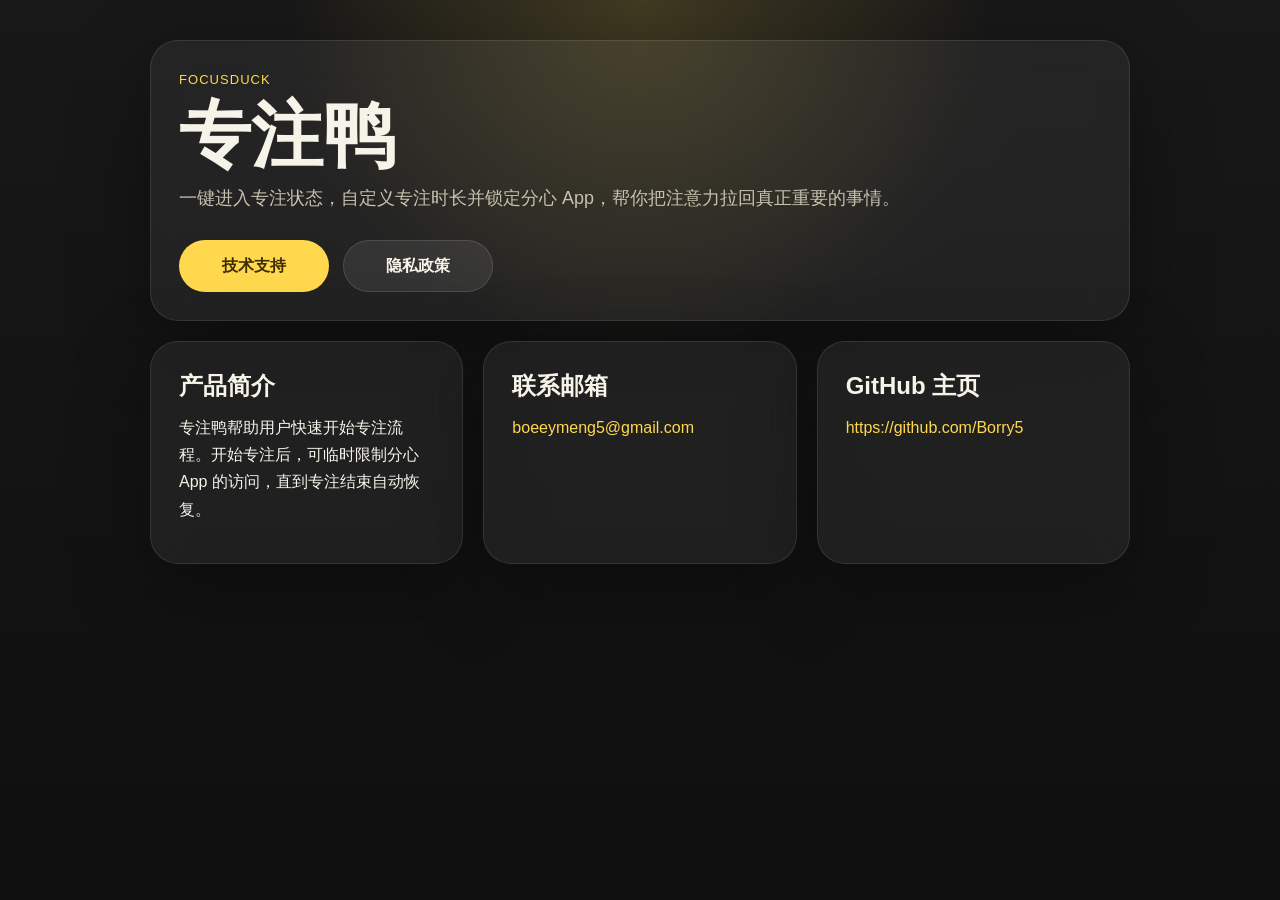
<file: index.html>
<!doctype html>
<html lang="zh-CN">
<head>
  <meta charset="utf-8">
  <meta name="viewport" content="width=device-width, initial-scale=1">
  <title>专注鸭</title>
  <meta name="description" content="专注鸭官方支持与隐私政策页面。">
  <link rel="stylesheet" href="styles.css">
</head>
<body>
  <main class="shell">
    <section class="hero card">
      <p class="eyebrow">FocusDuck</p>
      <h1>专注鸭</h1>
      <p class="lede">一键进入专注状态，自定义专注时长并锁定分心 App，帮你把注意力拉回真正重要的事情。</p>
      <div class="actions">
        <a class="button primary" href="support.html">技术支持</a>
        <a class="button secondary" href="privacy.html">隐私政策</a>
      </div>
    </section>

    <section class="grid">
      <article class="card">
        <h2>产品简介</h2>
        <p>专注鸭帮助用户快速开始专注流程。开始专注后，可临时限制分心 App 的访问，直到专注结束自动恢复。</p>
      </article>
      <article class="card">
        <h2>联系邮箱</h2>
        <p><a href="mailto:boeeymeng5@gmail.com">boeeymeng5@gmail.com</a></p>
      </article>
      <article class="card">
        <h2>GitHub 主页</h2>
        <p><a href="https://github.com/Borry5">https://github.com/Borry5</a></p>
      </article>
    </section>
  </main>
</body>
</html>
</file>
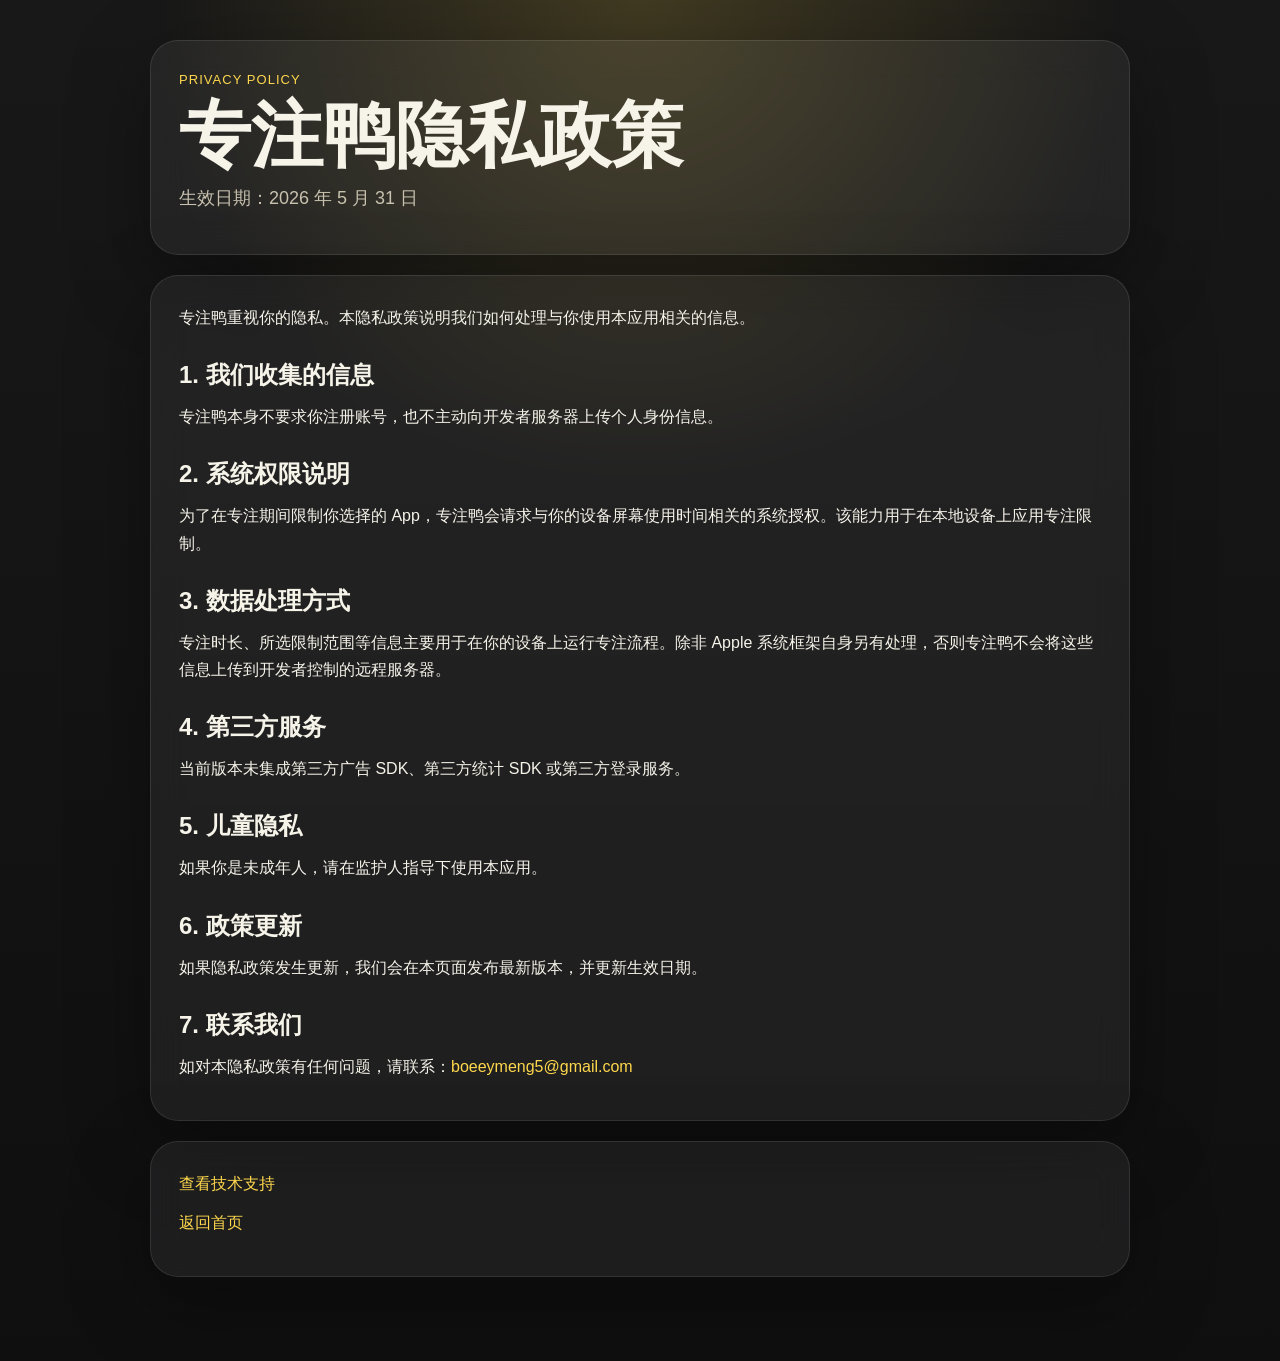
<file: privacy.html>
<!doctype html>
<html lang="zh-CN">
<head>
  <meta charset="utf-8">
  <meta name="viewport" content="width=device-width, initial-scale=1">
  <title>专注鸭 - 隐私政策</title>
  <meta name="description" content="专注鸭隐私政策。">
  <link rel="stylesheet" href="styles.css">
</head>
<body>
  <main class="shell">
    <section class="card">
      <p class="eyebrow">Privacy Policy</p>
      <h1>专注鸭隐私政策</h1>
      <p class="lede">生效日期：2026 年 5 月 31 日</p>
    </section>

    <section class="card prose">
      <p>专注鸭重视你的隐私。本隐私政策说明我们如何处理与你使用本应用相关的信息。</p>

      <h2>1. 我们收集的信息</h2>
      <p>专注鸭本身不要求你注册账号，也不主动向开发者服务器上传个人身份信息。</p>

      <h2>2. 系统权限说明</h2>
      <p>为了在专注期间限制你选择的 App，专注鸭会请求与你的设备屏幕使用时间相关的系统授权。该能力用于在本地设备上应用专注限制。</p>

      <h2>3. 数据处理方式</h2>
      <p>专注时长、所选限制范围等信息主要用于在你的设备上运行专注流程。除非 Apple 系统框架自身另有处理，否则专注鸭不会将这些信息上传到开发者控制的远程服务器。</p>

      <h2>4. 第三方服务</h2>
      <p>当前版本未集成第三方广告 SDK、第三方统计 SDK 或第三方登录服务。</p>

      <h2>5. 儿童隐私</h2>
      <p>如果你是未成年人，请在监护人指导下使用本应用。</p>

      <h2>6. 政策更新</h2>
      <p>如果隐私政策发生更新，我们会在本页面发布最新版本，并更新生效日期。</p>

      <h2>7. 联系我们</h2>
      <p>如对本隐私政策有任何问题，请联系：<a href="mailto:boeeymeng5@gmail.com">boeeymeng5@gmail.com</a></p>
    </section>

    <section class="card">
      <p><a href="support.html">查看技术支持</a></p>
      <p><a href="index.html">返回首页</a></p>
    </section>
  </main>
</body>
</html>
</file>
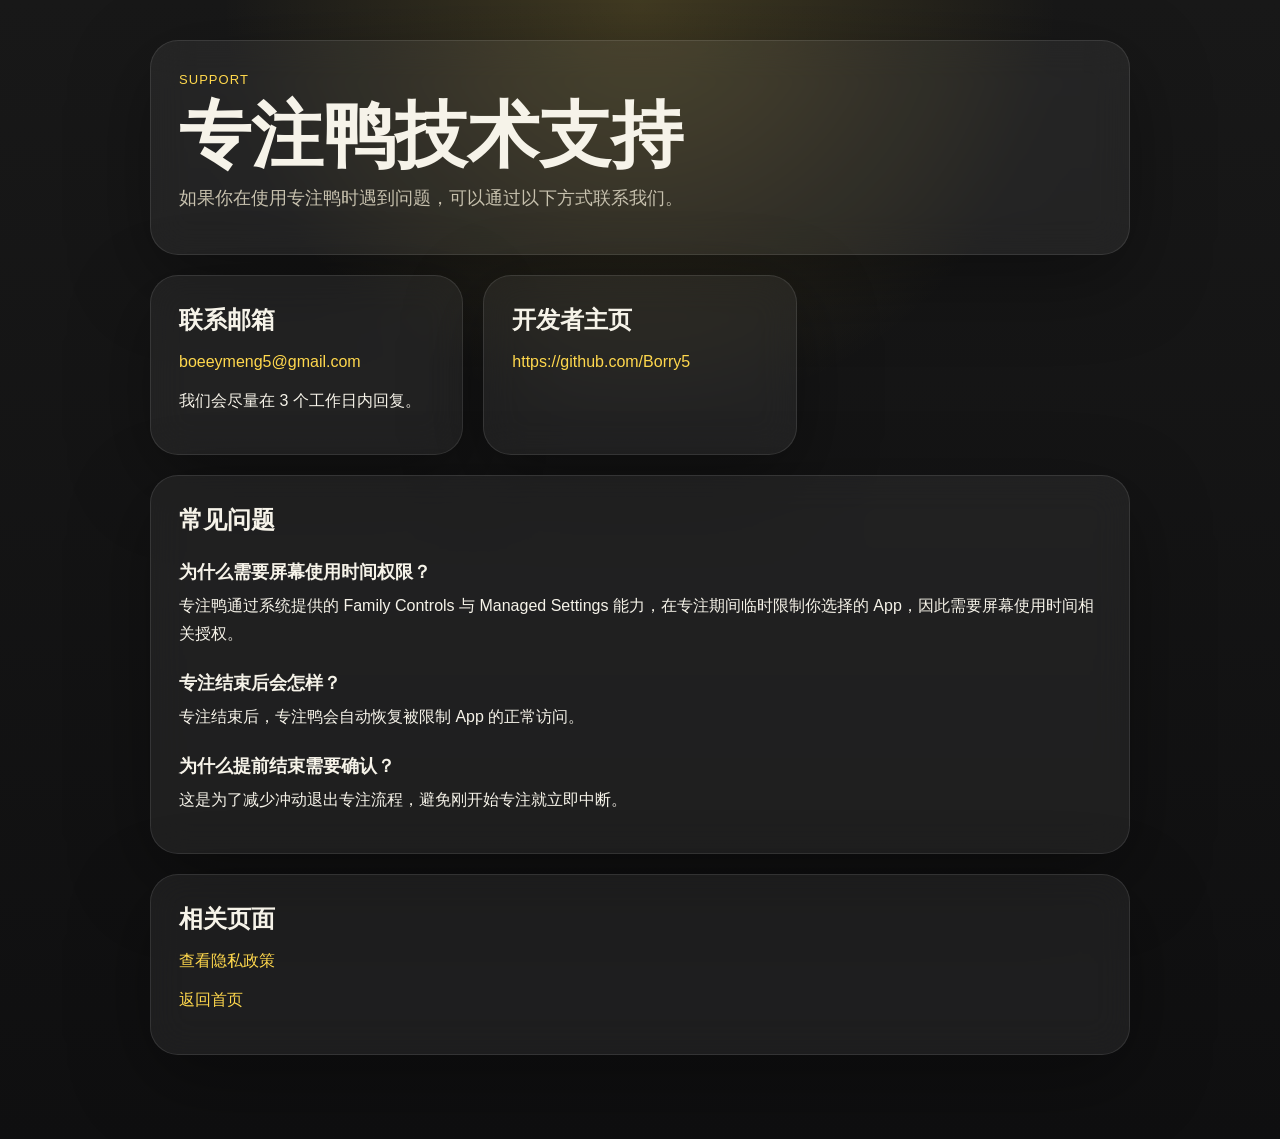
<file: support.html>
<!doctype html>
<html lang="zh-CN">
<head>
  <meta charset="utf-8">
  <meta name="viewport" content="width=device-width, initial-scale=1">
  <title>专注鸭 - 技术支持</title>
  <meta name="description" content="专注鸭技术支持页面。">
  <link rel="stylesheet" href="styles.css">
</head>
<body>
  <main class="shell">
    <section class="card">
      <p class="eyebrow">Support</p>
      <h1>专注鸭技术支持</h1>
      <p class="lede">如果你在使用专注鸭时遇到问题，可以通过以下方式联系我们。</p>
    </section>

    <section class="grid">
      <article class="card">
        <h2>联系邮箱</h2>
        <p><a href="mailto:boeeymeng5@gmail.com">boeeymeng5@gmail.com</a></p>
        <p>我们会尽量在 3 个工作日内回复。</p>
      </article>
      <article class="card">
        <h2>开发者主页</h2>
        <p><a href="https://github.com/Borry5">https://github.com/Borry5</a></p>
      </article>
    </section>

    <section class="card">
      <h2>常见问题</h2>
      <h3>为什么需要屏幕使用时间权限？</h3>
      <p>专注鸭通过系统提供的 Family Controls 与 Managed Settings 能力，在专注期间临时限制你选择的 App，因此需要屏幕使用时间相关授权。</p>

      <h3>专注结束后会怎样？</h3>
      <p>专注结束后，专注鸭会自动恢复被限制 App 的正常访问。</p>

      <h3>为什么提前结束需要确认？</h3>
      <p>这是为了减少冲动退出专注流程，避免刚开始专注就立即中断。</p>
    </section>

    <section class="card">
      <h2>相关页面</h2>
      <p><a href="privacy.html">查看隐私政策</a></p>
      <p><a href="index.html">返回首页</a></p>
    </section>
  </main>
</body>
</html>
</file>
<file: styles.css>
:root {
  --bg: #0f0f10;
  --panel: rgba(255, 255, 255, 0.06);
  --panel-border: rgba(255, 255, 255, 0.1);
  --text: #f6f3e9;
  --muted: #c7c1ae;
  --accent: #ffd84d;
  --accent-ink: #3f2e00;
  --shadow: 0 24px 80px rgba(0, 0, 0, 0.35);
}

* {
  box-sizing: border-box;
}

html, body {
  margin: 0;
  min-height: 100%;
}

body {
  font-family: "PingFang SC", "SF Pro Display", "Helvetica Neue", sans-serif;
  color: var(--text);
  background:
    radial-gradient(circle at top, rgba(255, 216, 77, 0.18), transparent 32%),
    linear-gradient(180deg, #181818 0%, var(--bg) 100%);
}

a {
  color: var(--accent);
  text-decoration: none;
}

a:hover {
  text-decoration: underline;
}

.shell {
  width: min(980px, calc(100% - 32px));
  margin: 0 auto;
  padding: 40px 0 64px;
}

.hero {
  padding: 48px;
}

.card {
  background: var(--panel);
  border: 1px solid var(--panel-border);
  border-radius: 28px;
  backdrop-filter: blur(18px);
  -webkit-backdrop-filter: blur(18px);
  box-shadow: var(--shadow);
  margin-bottom: 20px;
  padding: 28px;
}

.eyebrow {
  color: var(--accent);
  letter-spacing: 0.08em;
  text-transform: uppercase;
  font-size: 13px;
  margin: 0 0 10px;
}

h1 {
  margin: 0 0 14px;
  font-size: clamp(40px, 7vw, 72px);
  line-height: 0.95;
}

h2 {
  margin: 0 0 12px;
  font-size: 24px;
}

h3 {
  margin: 24px 0 8px;
  font-size: 18px;
}

p {
  margin: 0 0 12px;
  line-height: 1.7;
}

.lede {
  max-width: 780px;
  color: var(--muted);
  font-size: 18px;
}

.actions {
  display: flex;
  gap: 14px;
  flex-wrap: wrap;
  margin-top: 26px;
}

.button {
  display: inline-flex;
  align-items: center;
  justify-content: center;
  min-width: 150px;
  min-height: 52px;
  padding: 0 22px;
  border-radius: 999px;
  font-weight: 700;
  transition: transform 160ms ease, opacity 160ms ease;
}

.button:hover {
  transform: translateY(-1px);
  text-decoration: none;
}

.primary {
  background: var(--accent);
  color: var(--accent-ink);
}

.secondary {
  background: rgba(255, 255, 255, 0.08);
  color: var(--text);
  border: 1px solid rgba(255, 255, 255, 0.12);
}

.grid {
  display: grid;
  grid-template-columns: repeat(3, minmax(0, 1fr));
  gap: 20px;
}

.prose h2 {
  margin-top: 28px;
}

@media (max-width: 780px) {
  .shell {
    width: min(100% - 20px, 980px);
    padding-top: 18px;
  }

  .hero,
  .card {
    padding: 22px;
    border-radius: 22px;
  }

  .grid {
    grid-template-columns: 1fr;
  }
}
</file>
